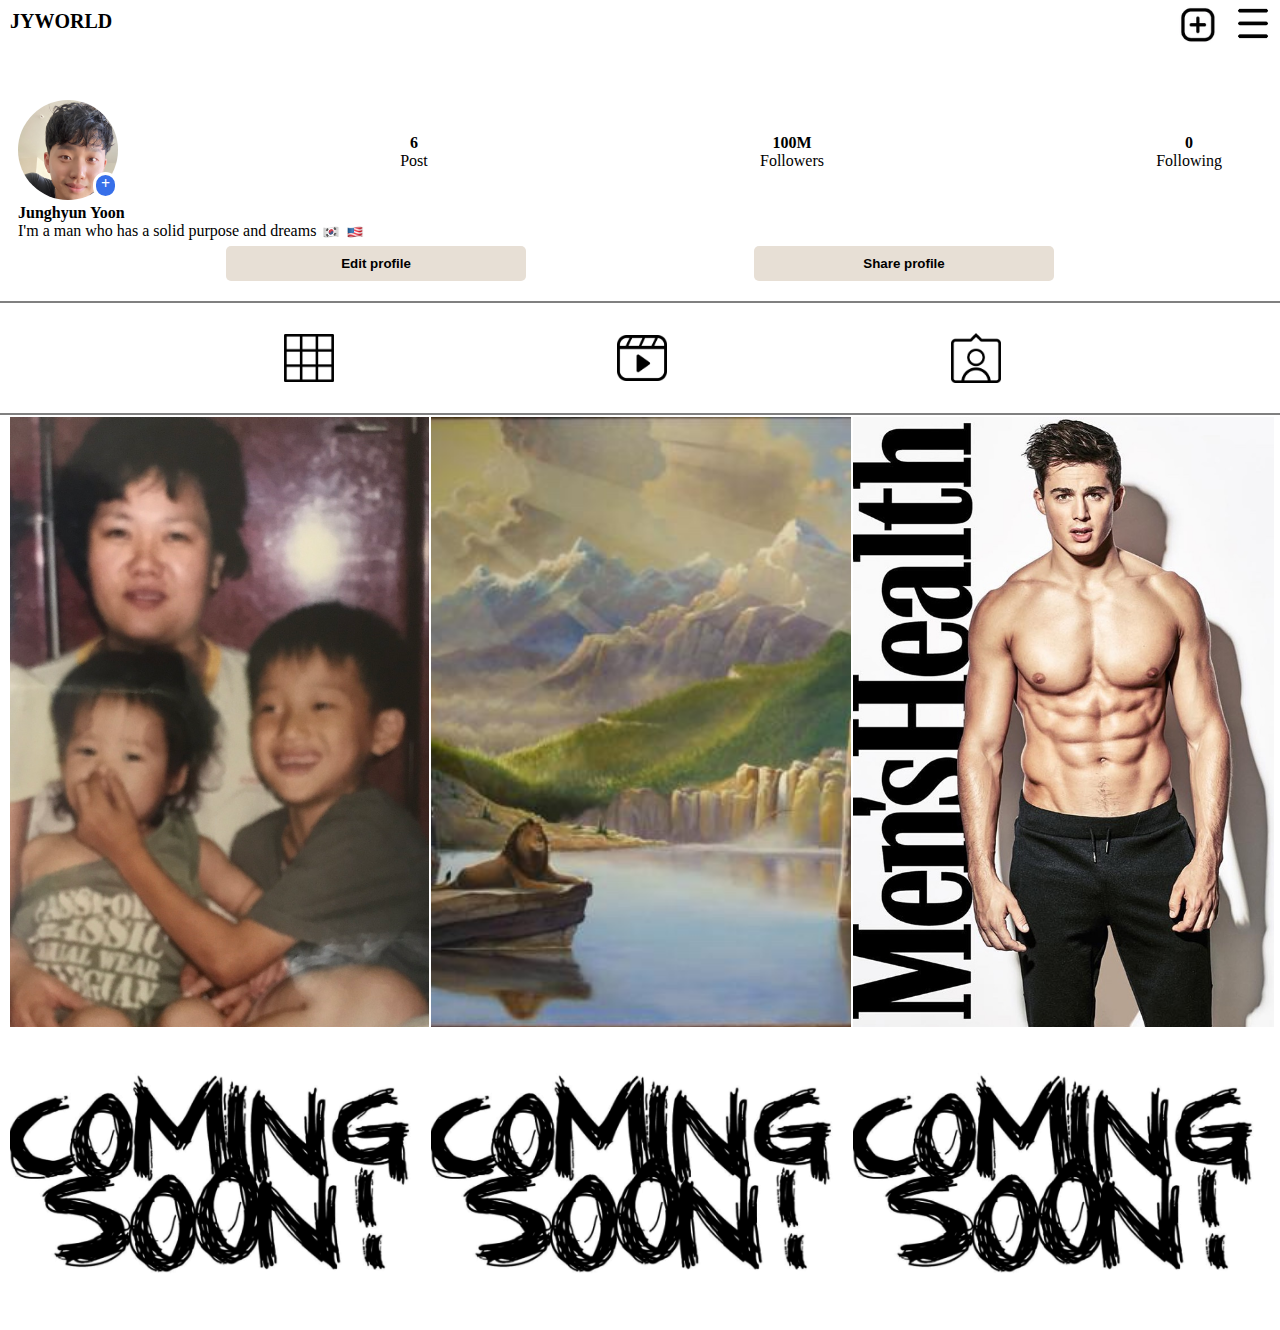
<file: index.html>
<!DOCTYPE html>
<html>
<head> 
  <title> TO JYOON WORLD </title>
  
<style>
 .header
{
  position: fixed;
  display: flex;
  justify-content:space-between;
  background-color: white;
  left:0;
  right:0; 
  top:0;
  height: 50px;
  z-index: 100;

}

.name
{
  font-weight: bold;
  font-size: 20px;
  margin-left: 10px;
  margin-top: 10px;

}


.headerimgbox
{
  display: flex;
  justify-content:end;
  width: auto;
  align-items: center;
  flex: 1;
  margin-right: 10px;
} 
.plusbox
{
height: 60px;
padding-bottom: 2px;
margin-right: 5px;
cursor: pointer;

}
.plus
{
   height: 60px;
  
}
.burger
{height: 33px;
cursor: pointer;}

.gbox
{
  margin-top: 100px;
}
/* 이다음부터 박스css */

.me
{
width: 100px;
height: 100px;
object-fit: cover;
object-position: top;
border-radius: 200px;
}

.mebox
{  width: 100px;
   position: relative;
   margin-left: 10px;
}
.plusshape
{
  position: absolute;
  bottom: -5px;
  right: 0px;
  background-color: rgb(55, 111, 233);
  padding-left: 5px;
  padding-right: 5px;
  padding-bottom: 3px;
  color: white;
  border-radius: 20px;
  font-weight: bold;
  margin-bottom: 10px;
  border-color: white;
  border-style: solid;
  cursor: pointer;
}

.profileboxtop
{display: flex;
 justify-content: space-between;
 align-items: center;
}

.numberbox
{justify-content: center;
align-items: center;
display: flex;
flex-direction: column;
margin-right: 50px;
}
 
.number
{
  font-weight: bold;
}
.infoname
{font-weight: bold;
  margin-left: 10px;}

.infoimogi
{width:20px;
height: 20px;
object-fit:cover ;
}
.infoimogibox
{margin-left: 5px;}

.infotext
{display: flex;
  margin-left: 10px;}

.editprobutton
{display: flex;
justify-content:space-evenly;}

.editprobutton button
{width: 300px;
 border-radius: 5px;
 border-style: none;
 padding-top: 10px;
 padding-bottom: 10px;
 font-weight: bold;
 background-color:rgb(231, 223, 213);
 margin-left: 10px;
 margin-right: 10px;
 cursor: pointer;
}

.iconbar
{display: flex;
align-items: center;
justify-content:space-evenly;
margin-top: 20px;
padding-top: 20px;
border-color: gray;
border-width: 2px;
border-style: solid;
padding-left: 10px;
padding-right: 10px;
padding-bottom: 20px;
width: 100%;
left: 0;
margin-left: -10px;
}

.feedbar-box
{position: relative;
}


.iconbar div
{
  display: flex;
  width:70px;
 height: 70px;
 justify-content: center;
 align-items: center;
 transition: 0.5s;
}
.iconbar div:hover
{
 background-color: rgb(214, 207, 207);
 cursor: pointer;
}

.ic-feed
{width: 50px;}
.ic-video
{width:50px;}
.ic-tag
{width:50px;}


.picturebox-container
{display: grid;
grid-template-columns: 1fr 1fr 1fr;

}


.picturebox
{ display: flex;
 flex:1;
 position: relative;
 
}

.picturebox img

{

width: 100%;
height: 100%; 
object-fit: cover;
border: 2px;
border-style: solid;
border-radius: 2px;
border-color: white;;
}

.popintext
{position: absolute;
top:-26px;
left:40%;
background-color: rgba(184, 179, 179, 0.822);
color: white;
font-size: 15;
border-radius: 9px;
padding: 5px;
opacity: 0;
}

.popinimg
{ 
  top:0;
  bottom: 0;
  left:0;
  right: 0;
  position: absolute;
  z-index: 50px;
  opacity: 0;
  transition: 1s;
  
}

.popinimg img 
{ 
  
  width: 100%;
  height: 100%; 
object-fit: cover;
border: 2px;
border-style: solid;
border-radius: 2px;
border-color: white;;
cursor: pointer;
}

.popinimg:hover
{
 opacity: 1;

}
.popintext:hover
{ opacity: 1;}

</style>



</head>
<body>
  
  <div class="header">
    <div class="name">JYWORLD</div>  
    <div class="headerimgbox"> 
      <div class="plusbox">
        <img class="plus" src="plus.png"> 
      </div> 
      <div>
        <img class="burger" src="burger.png"> 
      </div> 
   </div>
  </div>
  
  
  <div class="gbox">
    <div class="profileboxtop">
      <div class="mebox"> 
      <img class="me" src="1.jpg">
      <div class="plusshape">+</div>
    </div>
    <div class="numberbox"> <div class="number">6 </div> <div>Post</div>  </div>
    <div class="numberbox"> <div class="number"> 100M </div> <div>Followers </div> </div> 
    <div class="numberbox"> <div class="number"> 0 </div> <div>Following</div> </div>

  </div>
 
   <div class="info">  
    <div class="infoname">Junghyun Yoon</div> 
    <div class="infotext">I'm a man who has a solid purpose and dreams
             <div class="infoimogibox"> 
              <img class= "infoimogi" src="south-korea.webp"> 
              <img class= "infoimogi" src="united-states.webp">
            </div>
    </div>  
   </div>
  
   <div class="editprobutton">
   <button>Edit profile</button>
   <button>Share profile</button>
   </div>

  <div class="iconbar" >
   <div class="feedbar-box"><img class="ic-feed" src="feed.png"> 
    </div>
   <div><img class="ic-video"src="video-icon.png"></div>
   <div><img class="ic-tag" src="instagram-tag-icon.webp"></div> 
  </div> 
    
  <div class="picturebox-container">
    <div class="picturebox"> <img src="youngme.jpg">  
        
      <a href="post.html"><div class="popinimg"> 
      <img src="1.jpg">  </div></a>
        
      </div>
    <div class="picturebox"> <img src="purpose.jpg"> 
      
      <a href="post copy.html"><div class="popinimg"> <img src="3.jpg"> </div> </a>
    
    </div>
    <div class="picturebox"> <img src="hobby.jpg"> 
      <a href="post copy 2.html"> <div class="popinimg"> <img src="2.jpg"> </div></a>
    </div>


    <div  class="picturebox"> <img src="comingson.png">  </div>
    <div class="picturebox"> <img src="comingson.png"> </div>
    <div class="picturebox"> <img src="comingson.png">  </div>
  </div>



  </div>
  
</body>
</html>
</file>
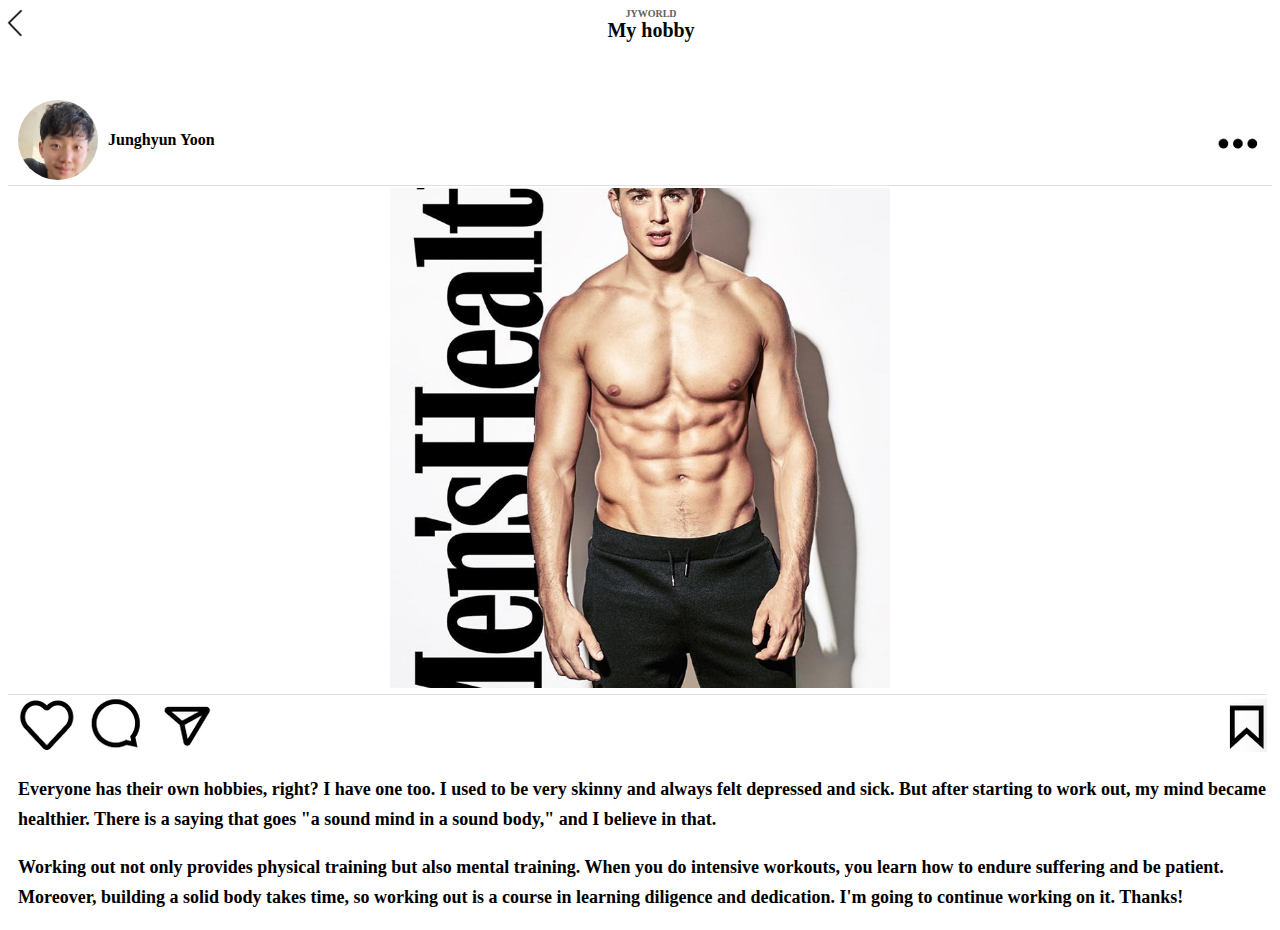
<file: post copy 2.html>
<!DOCTYPE html>
<html>
<head> 
  <title> TO JYOON WORLD </title>
  
<style>
 .header
{
  position: fixed;
  display: flex;
  background-color: white;
  justify-content:space-between;
  align-items: center;
  left:0;
  right:0; 
  top:0;
  height: 50px;
  z-index: 100;

}

.wordbox
{ display: flex;
  flex-direction: column;
 justify-content: center;
 align-items: center;}
.arrow
{width:30px;
}
.arrow:hover
{cursor: pointer;}
.name
{
  font-weight: bold;
  font-size: 10px;
  color: rgb(99, 97, 97);
}

.postname
{   font-weight: bold;
  font-size: 20px;
  color: rgb(8, 8, 8);} 

.gbox
{
  margin-top: 100px;
}
/* 이다음부터 박스css */

.me
{
width: 80px;
height: 80px;
object-fit: cover;
object-position: top;
border-radius: 200px;
}

.mebox
{  width: 300px;
   position: relative;
   margin-left: 10px;
   display: flex;
   align-items: center;
   margin-bottom: 5px;
}


.profileboxtop
{display: flex;
 justify-content: space-between;
 align-items: center;
 border-bottom-color: rgba(224, 221, 221, 0.87) ;
 border-bottom-style: solid;
 border-bottom-width: 1px;
}

.numberbox
{justify-content: center;
align-items: center;
display: flex;
flex-direction: column;
margin-right: 50px;
}
 
.number
{
  font-weight: bold;
}
.infoname
{font-weight: bold;
  margin-left: 10px;}


.picturebox-container
{display: flex;
 justify-content: center;
 align-items: center;
}



.picturebox-container img {

  width: 500px;
  height: 500px; 
  object-fit: cover;
  border: 2px;
  border-style: solid;
  border-radius: 2px;
  border-color: white;;
}

.profileboxbotom
{
  display: flex;
 justify-content: space-between;
 align-items: center;
 border-top-color: rgba(224, 221, 221, 0.87) ;
 border-top-style: solid;
 border-top-width: 1px; 
 margin-right: 5px;
}

.bottomicon-box
{  width: 200px;
   position: relative;
   margin-left: 10px;
   display: flex;
   align-items: center;
   margin-bottom: 5px;
   justify-content: space-between;
   
}

.profileboxbotom img:hover
{cursor: pointer;}

.box-contents

{font-size: large;
  margin-left: 10px;
  line-height: 30px;
  font-weight: 550;}

</style>

</head>
<body>
  
  <div class="header">

    <a href="index.html"><div class="arrow">
    <img style="width: 30px;" src="kisspng-scalable-vector-graphics-computer-icons-arrow-chev-arrow-left-svg-vector-icon-free-icons-uihere-5d0358a63260d0.7724414015605003902064.png">
    </div></a>

    <div class="wordbox">
    <div class="name">JYWORLD</div>  
    <div class="postname">My hobby</div>
  </div>
  <div style="opacity: 0;">d</div>
  </div>
  
  
  <div class="gbox">
    <div class="profileboxtop">
      <div class="mebox"> 
      <img class="me" src="1.jpg">
      <div class="infoname">Junghyun Yoon</div> 
    </div>
       <img src="dot.png">

   </div>
 
  
    
  <div class="picturebox-container">
    <div class="piturebox"> <img src="hobby.jpg"> </div>
  </div>

  <div class="profileboxbotom">
    <div class="bottomicon-box">
     <img src="heart.png"> 
     <img src="message2.png"> 
     <img src="messaege.png">
     </div>

     <img src="save.png">

     </div>
    <div class="box-contents">   
      
      <p>
      Everyone has their own hobbies, right? I have one too. I used to be very skinny and always felt depressed and sick. But after starting to work out, my mind became healthier. There is a saying that goes "a sound mind in a sound body," and I believe in that.
    </p> 

    <p>
Working out not only provides physical training but also mental training. When you do intensive workouts, you learn how to endure suffering and be patient. Moreover, building a solid body takes time, so working out is a course in learning diligence and dedication. I'm going to continue working on it. Thanks!
</p>
    </div>


  </div>
  
</body>
</html>
</file>
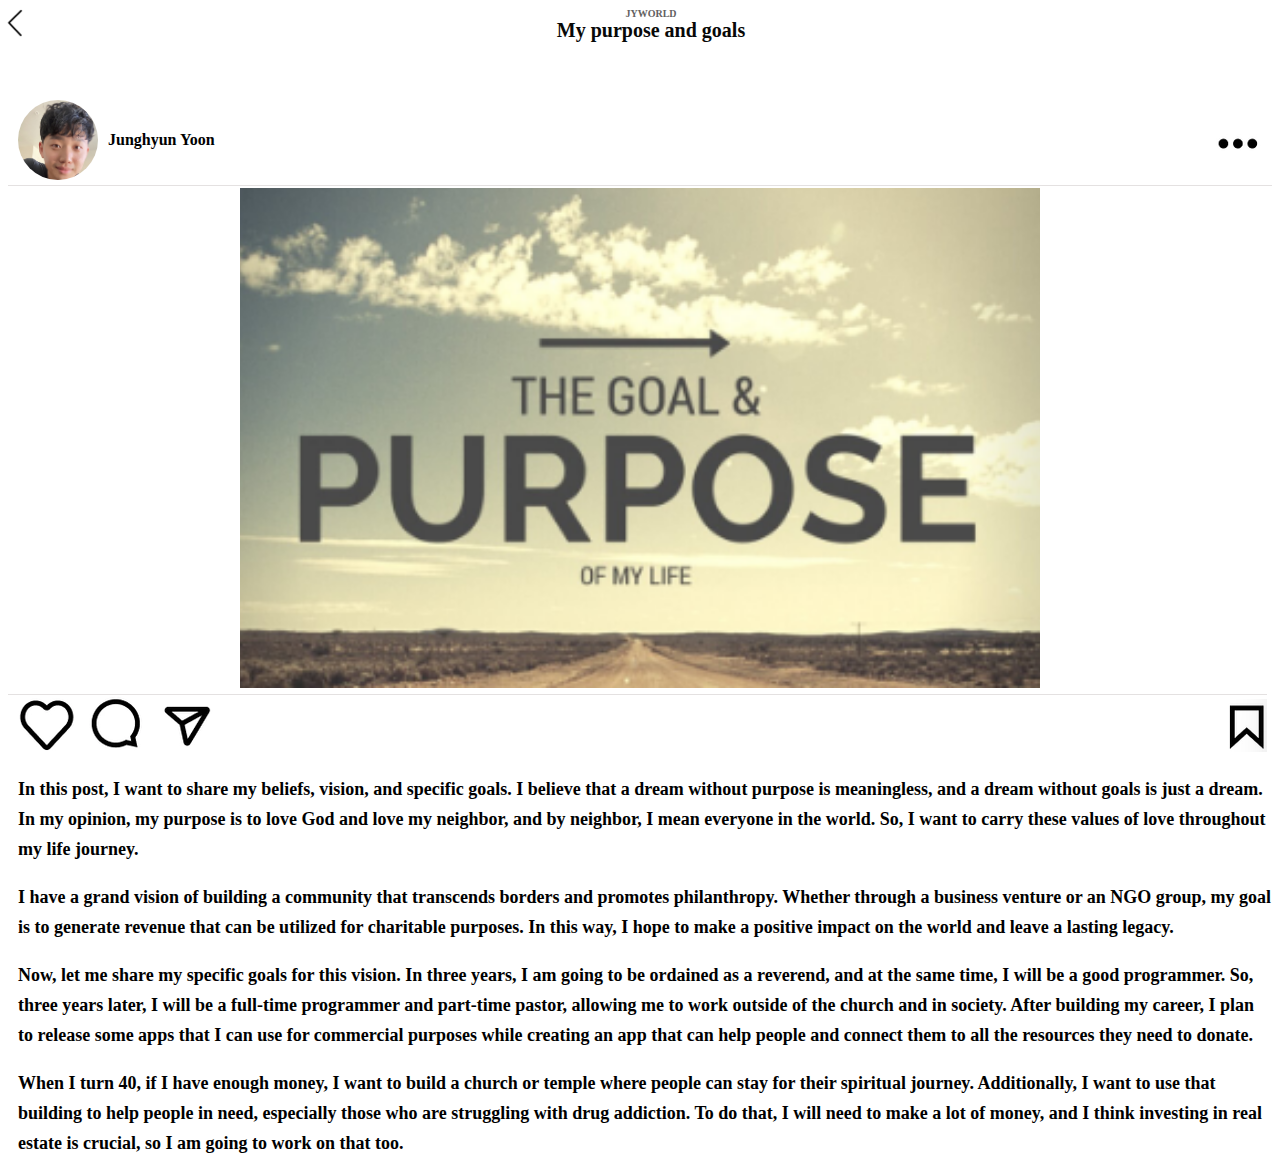
<file: post copy.html>
<!DOCTYPE html>
<html>
<head> 
  <title> TO JYOON WORLD </title>
  
<style>
 .header
{
  position: fixed;
  display: flex;
  background-color: white;
  justify-content:space-between;
  align-items: center;
  left:0;
  right:0; 
  top:0;
  height: 50px;
  z-index: 100;

}

.wordbox
{ display: flex;
  flex-direction: column;
 justify-content: center;
 align-items: center;}
.arrow
{width:30px;
}
.arrow:hover
{cursor: pointer;}
.name
{
  font-weight: bold;
  font-size: 10px;
  color: rgb(99, 97, 97);
}

.postname
{   font-weight: bold;
  font-size: 20px;
  color: rgb(8, 8, 8);} 

.gbox
{
  margin-top: 100px;
}
/* 이다음부터 박스css */

.me
{
width: 80px;
height: 80px;
object-fit: cover;
object-position: top;
border-radius: 200px;
}

.mebox
{  width: 300px;
   position: relative;
   margin-left: 10px;
   display: flex;
   align-items: center;
   margin-bottom: 5px;
}


.profileboxtop
{display: flex;
 justify-content: space-between;
 align-items: center;
 border-bottom-color: rgba(224, 221, 221, 0.87) ;
 border-bottom-style: solid;
 border-bottom-width: 1px;
}

.numberbox
{justify-content: center;
align-items: center;
display: flex;
flex-direction: column;
margin-right: 50px;
}
 
.number
{
  font-weight: bold;
}
.infoname
{font-weight: bold;
  margin-left: 10px;}


.picturebox-container
{display: flex;
 justify-content: center;
 align-items: center;
}



.picturebox-container img {

  width: 800px;
  height: 500px; 
  object-fit: cover;
  border: 2px;
  border-style: solid;
  border-radius: 2px;
  border-color: white;;
}

.profileboxbotom
{
  display: flex;
 justify-content: space-between;
 align-items: center;
 border-top-color: rgba(224, 221, 221, 0.87) ;
 border-top-style: solid;
 border-top-width: 1px; 
 margin-right: 5px;
}

.bottomicon-box
{  width: 200px;
   position: relative;
   margin-left: 10px;
   display: flex;
   align-items: center;
   margin-bottom: 5px;
   justify-content: space-between;
   
}

.profileboxbotom img:hover
{cursor: pointer;}

.box-contents

{font-size: large;
  margin-left: 10px;
  line-height: 30px;
  font-weight: 550;}

</style>

</head>
<body>
  
  <div class="header">

    <a href="index.html"><div class="arrow">
    <img style="width: 30px;" src="kisspng-scalable-vector-graphics-computer-icons-arrow-chev-arrow-left-svg-vector-icon-free-icons-uihere-5d0358a63260d0.7724414015605003902064.png">
    </div></a>

    <div class="wordbox">
    <div class="name">JYWORLD</div>  
    <div class="postname">My purpose and goals</div>
  </div>
  <div style="opacity: 0;">d</div>
  </div>
  
  
  <div class="gbox">
    <div class="profileboxtop">
      <div class="mebox"> 
      <img class="me" src="1.jpg">
      <div class="infoname">Junghyun Yoon</div> 
    </div>
       <img src="dot.png">

   </div>
 
  
    
  <div class="picturebox-container">
    <div class="piturebox"> <img src="purpsose.png"> </div>
  </div>

  <div class="profileboxbotom">
    <div class="bottomicon-box">
     <img src="heart.png"> 
     <img src="message2.png"> 
     <img src="messaege.png">
     </div>

     <img src="save.png">

     </div>
    <div class="box-contents">   
      <p>
       In this post, I want to share my beliefs, vision, and specific goals. I believe that a dream without purpose is meaningless, and a dream without goals is just a dream. In my opinion, my purpose is to love God and love my neighbor, and by neighbor, I mean everyone in the world. So, I want to carry these values of love throughout my life journey.
    </p>
    <p>
      I have a grand vision of building a community that transcends borders and promotes philanthropy. Whether through a business venture or an NGO group, my goal is to generate revenue that can be utilized for charitable purposes. In this way, I hope to make a positive impact on the world and leave a lasting legacy.
    </p>
    <p>
      Now, let me share my specific goals for this vision. In three years, I am going to be ordained as a reverend, and at the same time, I will be a good programmer. So, three years later, I will be a full-time programmer and part-time pastor, allowing me to work outside of the church and in society. After building my career, I plan to release some apps that I can use for commercial purposes while creating an app that can help people and connect them to all the resources they need to donate.
    </p>
    <p>
      When I turn 40, if I have enough money, I want to build a church or temple where people can stay for their spiritual journey. Additionally, I want to use that building to help people in need, especially those who are struggling with drug addiction. To do that, I will need to make a lot of money, and I think investing in real estate is crucial, so I am going to work on that too.
    </p>



    </div>


  </div>
  
</body>
</html>
</file>
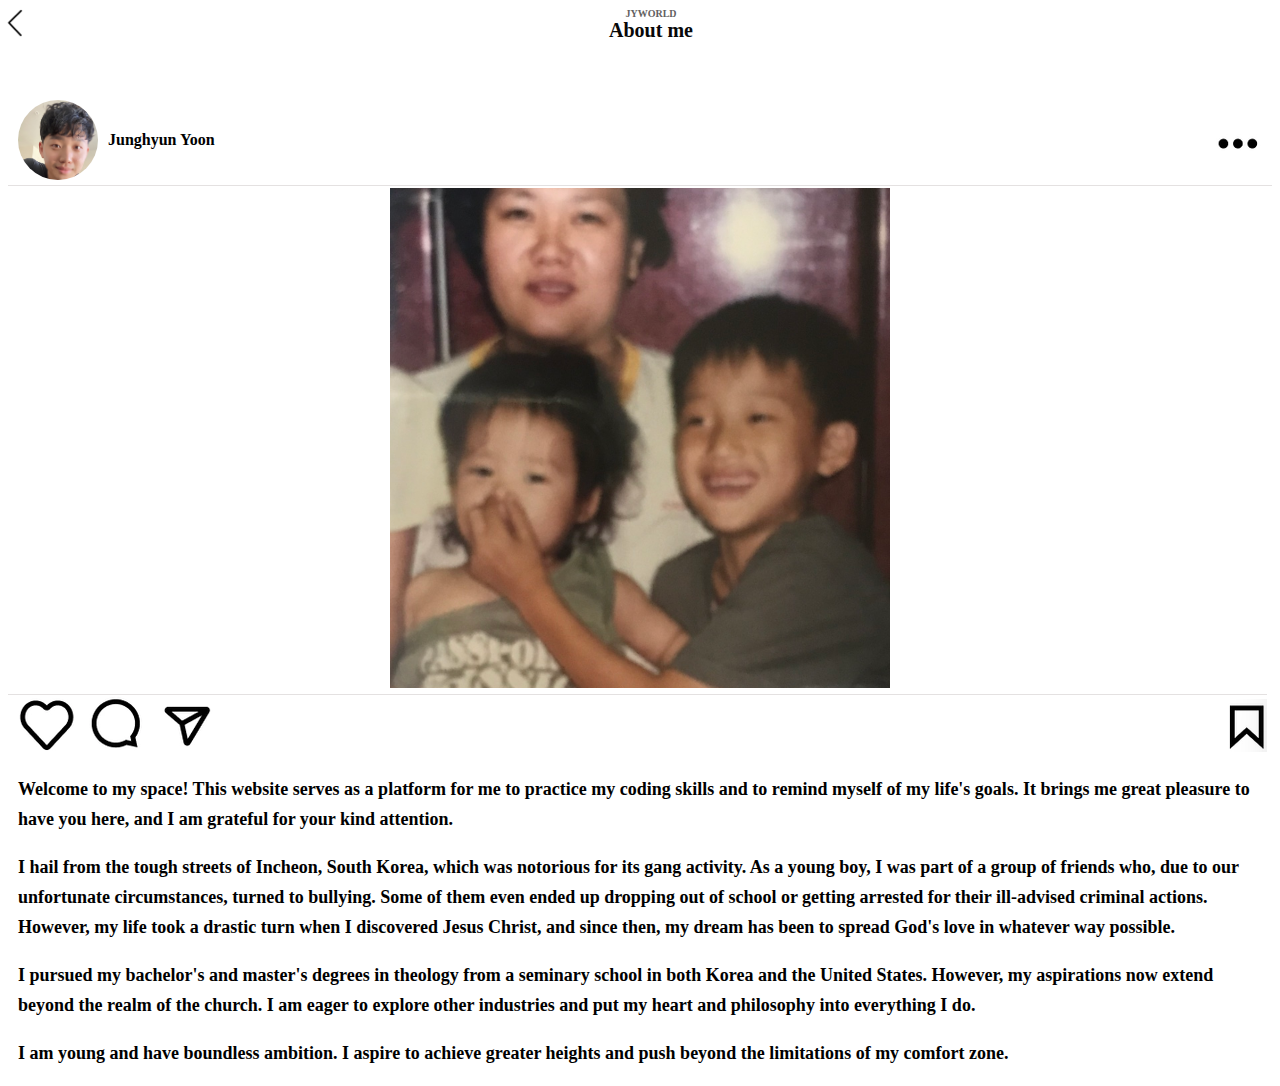
<file: post.html>
<!DOCTYPE html>
<html>
<head> 
  <title> TO JYOON WORLD </title>
  
<style>
 .header
{
  position: fixed;
  display: flex;
  background-color: white;
  justify-content:space-between;
  align-items: center;
  left:0;
  right:0; 
  top:0;
  height: 50px;
  z-index: 100;

}

.wordbox
{ display: flex;
  flex-direction: column;
 justify-content: center;
 align-items: center;}
.arrow
{width:30px;
}
.arrow:hover
{cursor: pointer;}
.name
{
  font-weight: bold;
  font-size: 10px;
  color: rgb(99, 97, 97);
}

.postname
{   font-weight: bold;
  font-size: 20px;
  color: rgb(8, 8, 8);} 

.gbox
{
  margin-top: 100px;
}
/* 이다음부터 박스css */

.me
{
width: 80px;
height: 80px;
object-fit: cover;
object-position: top;
border-radius: 200px;
}

.mebox
{  width: 300px;
   position: relative;
   margin-left: 10px;
   display: flex;
   align-items: center;
   margin-bottom: 5px;
}


.profileboxtop
{display: flex;
 justify-content: space-between;
 align-items: center;
 border-bottom-color: rgba(224, 221, 221, 0.87) ;
 border-bottom-style: solid;
 border-bottom-width: 1px;
}

.numberbox
{justify-content: center;
align-items: center;
display: flex;
flex-direction: column;
margin-right: 50px;
}
 
.number
{
  font-weight: bold;
}
.infoname
{font-weight: bold;
  margin-left: 10px;}


.picturebox-container
{display: flex;
 justify-content: center;
 align-items: center;
}



.picturebox-container img {

  width: 500px;
  height: 500px; 
  object-fit: cover;
  border: 2px;
  border-style: solid;
  border-radius: 2px;
  border-color: white;;
}

.profileboxbotom
{
  display: flex;
 justify-content: space-between;
 align-items: center;
 border-top-color: rgba(224, 221, 221, 0.87) ;
 border-top-style: solid;
 border-top-width: 1px; 
 margin-right: 5px;
}

.bottomicon-box
{  width: 200px;
   position: relative;
   margin-left: 10px;
   display: flex;
   align-items: center;
   margin-bottom: 5px;
   justify-content: space-between;
   
}

.profileboxbotom img:hover
{cursor: pointer;}

.box-contents

{font-size: large;
  margin-left: 10px;
  line-height: 30px;
  font-weight: 550;}

</style>

</head>
<body>
  
  <div class="header">

    <a href="index.html"><div class="arrow">
    <img style="width: 30px;" src="kisspng-scalable-vector-graphics-computer-icons-arrow-chev-arrow-left-svg-vector-icon-free-icons-uihere-5d0358a63260d0.7724414015605003902064.png">
    </div></a>

    <div class="wordbox">
    <div class="name">JYWORLD</div>  
    <div class="postname">About me</div>
  </div>
  <div style="opacity: 0;">d</div>
  </div>
  
  
  <div class="gbox">
    <div class="profileboxtop">
      <div class="mebox"> 
      <img class="me" src="1.jpg">
      <div class="infoname">Junghyun Yoon</div> 
    </div>
       <img src="dot.png">

   </div>
 
  
    
  <div class="picturebox-container">
    <div class="piturebox"> <img src="youngme.jpg"> </div>
  </div>

  <div class="profileboxbotom">
    <div class="bottomicon-box">
     <img src="heart.png"> 
     <img src="message2.png"> 
     <img src="messaege.png">
     </div>

     <img src="save.png">

     </div>
    <div class="box-contents">   
     
     <p>
      Welcome to my space! This website serves as a platform for me to practice my coding skills and to remind myself of my life's goals. It brings me great pleasure to have you here, and I am grateful for your kind attention.
    </p>
    <p>
      I hail from the tough streets of Incheon, South Korea, which was notorious for its gang activity. As a young boy, I was part of a group of friends who, due to our unfortunate circumstances, turned to bullying. Some of them even ended up dropping out of school or getting arrested for their ill-advised criminal actions. However, my life took a drastic turn when I discovered Jesus Christ, and since then, my dream has been to spread God's love in whatever way possible.
    </p>
    <p>
      I pursued my bachelor's and master's degrees in theology from a seminary school in both Korea and the United States. However, my aspirations now extend beyond the realm of the church. I am eager to explore other industries and put my heart and philosophy into everything I do.
    </p>
    <p>
      I am young and have boundless ambition. I aspire to achieve greater heights and push beyond the limitations of my comfort zone.
    </p>

    </div>


  </div>
  
</body>
</html>
</file>
